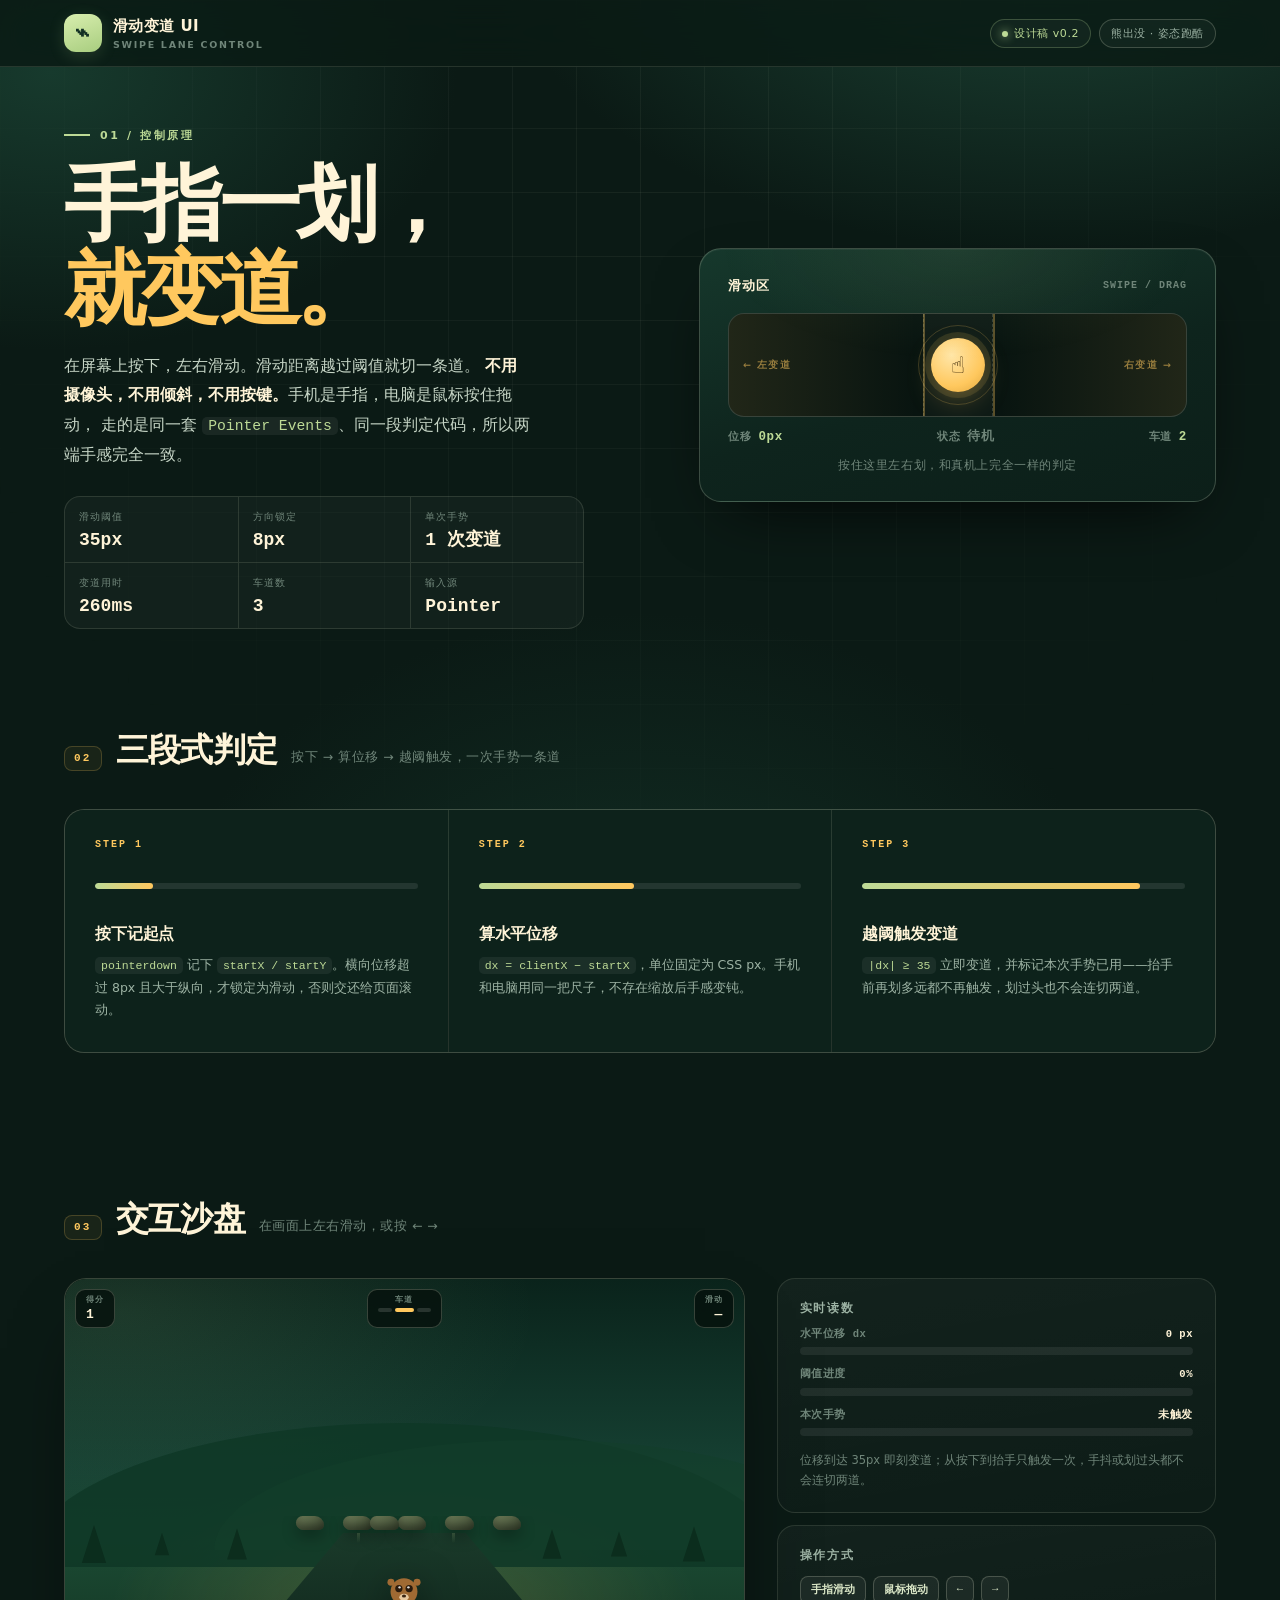
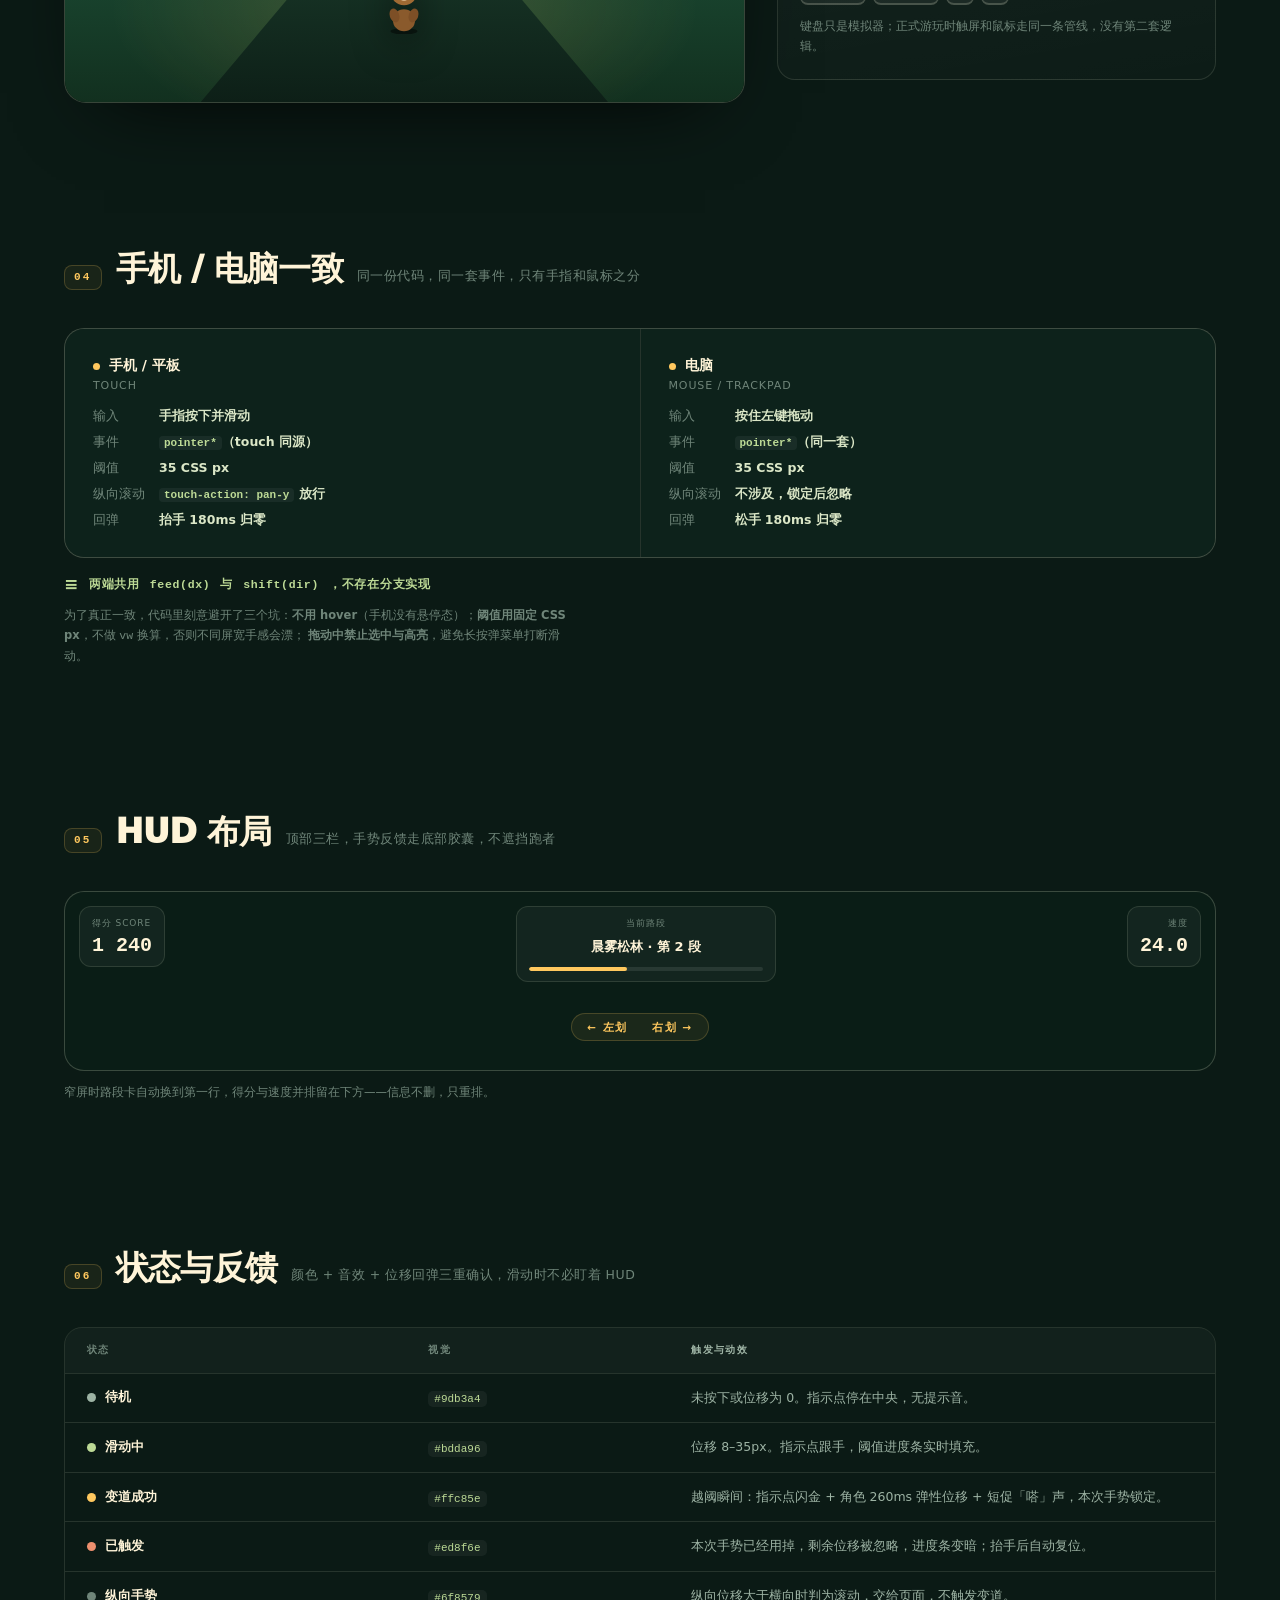
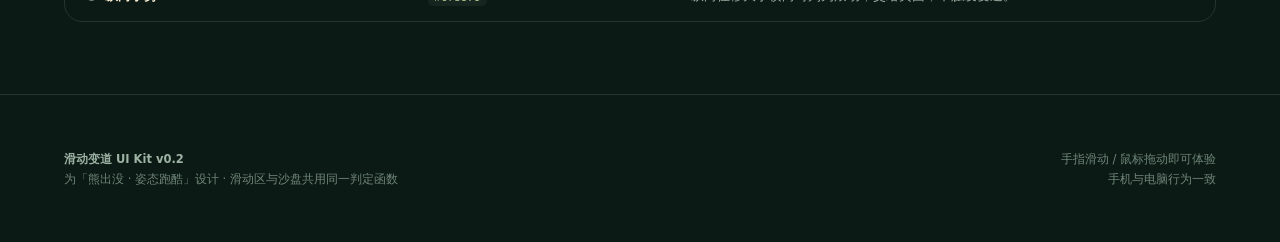
<file: hand-control.html>
<!doctype html>
<html lang="zh-CN">
<head>
<meta charset="utf-8">
<meta name="viewport" content="width=device-width,initial-scale=1">
<title>已迁至「滑动变道」</title>
<link rel="canonical" href="swipe-control.html">
<meta http-equiv="refresh" content="0;url=swipe-control.html">
<style>
  html,body{margin:0;height:100%;background:#0b1a15;color:#fff4d8;
    font-family:"Microsoft YaHei","PingFang SC",system-ui,sans-serif;
    display:grid;place-items:center;text-align:center;line-height:1.8}
  a{color:#ffc85e}
</style>
</head>
<body>
  <div>
    <p>这页已改名为「滑动变道」</p>
    <p><a href="swipe-control.html">前往 swipe-control.html</a></p>
  </div>
  <script>location.replace("swipe-control.html" + location.search + location.hash);</script>
</body>
</html>
</file>
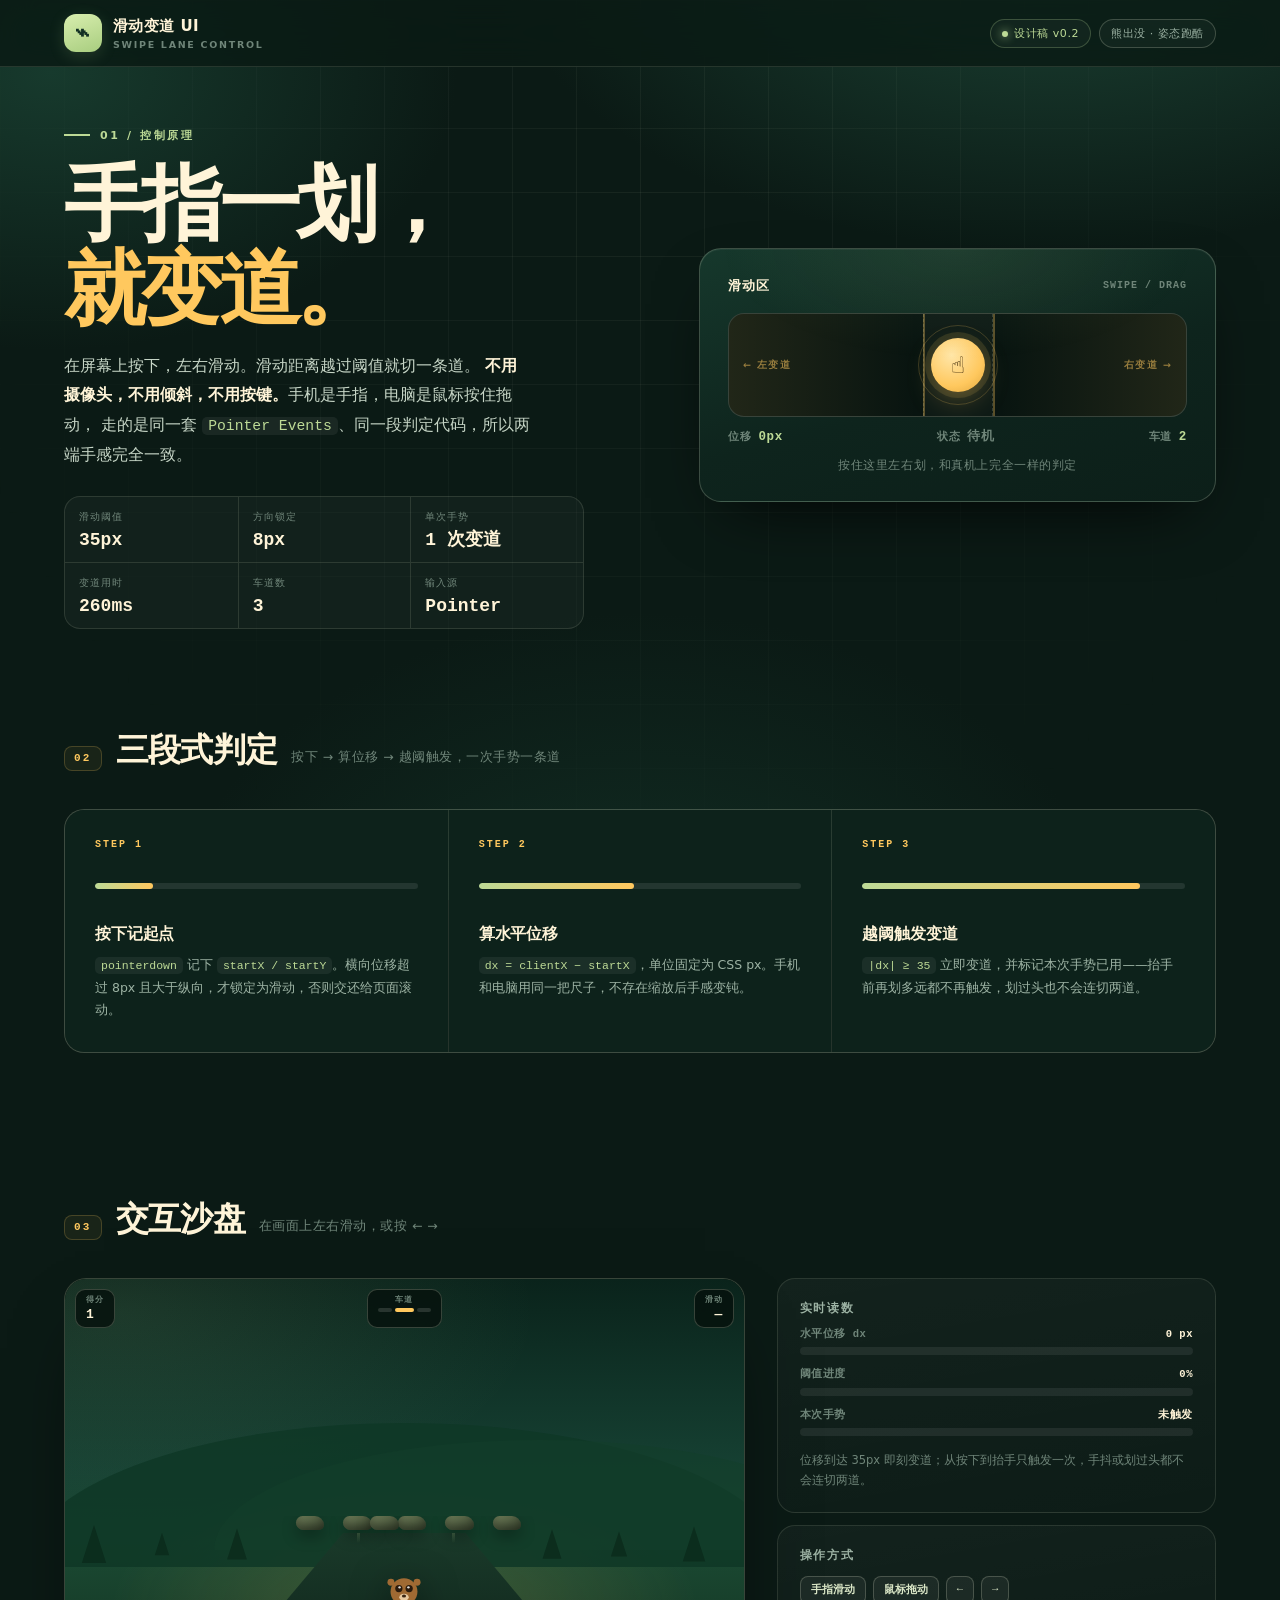
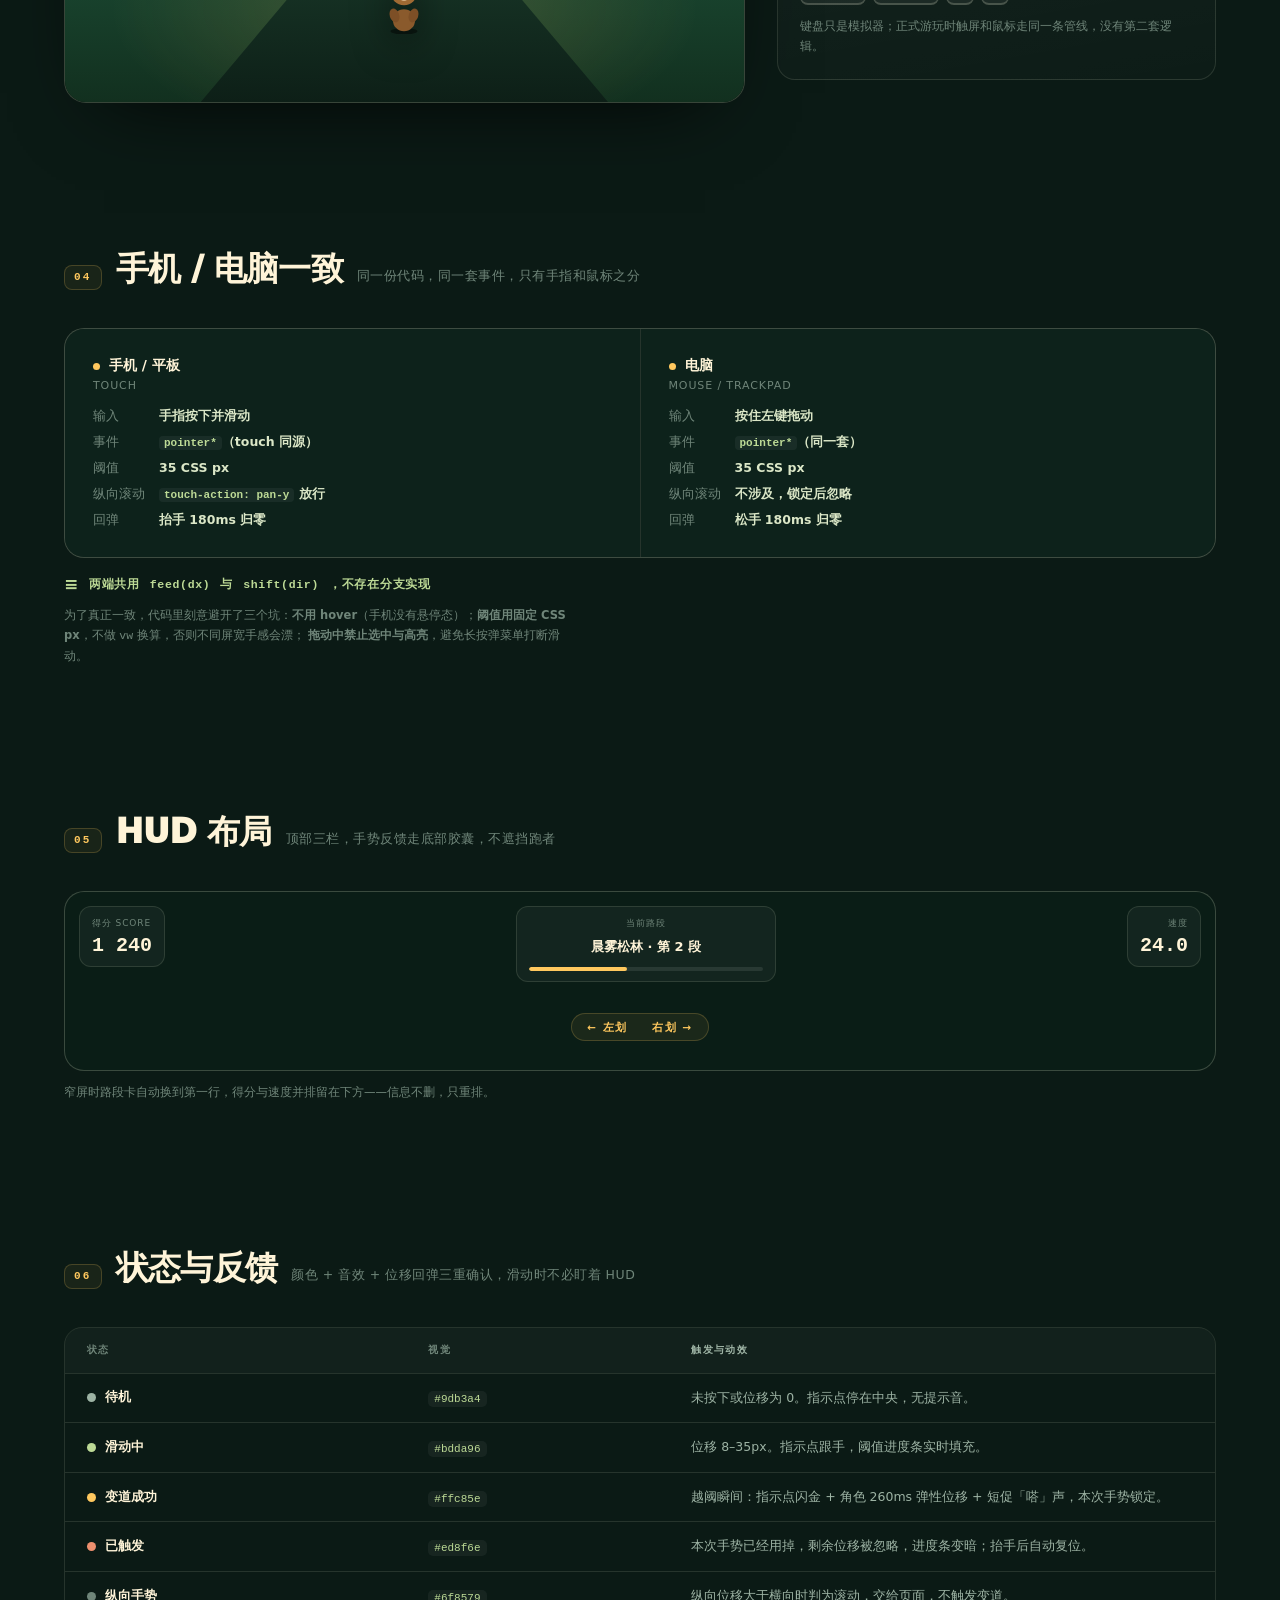
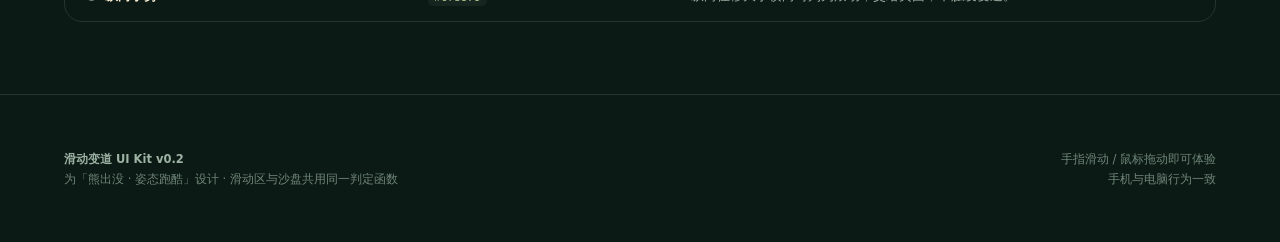
<file: swipe-control.html>
<!doctype html>
<html lang="zh-CN">
<head>
<meta charset="utf-8">
<meta name="viewport" content="width=device-width,initial-scale=1,viewport-fit=cover">
<meta name="theme-color" content="#0b1a15">
<title>滑动变道 · UI 设计稿 | 熊出没 · 姿态跑酷</title>
<style>
:root{
  color-scheme: dark;
  --ink:#0b1a15;
  --ink-2:#102a22;
  --cream:#fff4d8;
  --muted:#9db3a4;
  --dim:#6f8579;
  --gold:#ffc85e;
  --lime:#bdda96;
  --line:#eaf1d51f;
  --line-2:#eaf1d536;
  --surface:#ffffff08;
  --edge:clamp(18px,5vw,84px);
  --font:"Microsoft YaHei","PingFang SC","Heiti SC","Hiragino Sans GB",system-ui,sans-serif;
  --mono:"Trebuchet MS","SF Mono",Consolas,monospace;
}
*,*::before,*::after{box-sizing:border-box}
html{scroll-behavior:smooth;-webkit-text-size-adjust:100%}
body{
  margin:0;font-family:var(--font);color:var(--cream);background:var(--ink);
  -webkit-font-smoothing:antialiased;overflow-x:hidden;
  background-image:
    radial-gradient(900px 520px at 82% -8%,#1d4536 0%,transparent 62%),
    radial-gradient(700px 480px at 4% 8%,#173a2d 0%,transparent 58%),
    radial-gradient(800px 600px at 50% 108%,#122e24 0%,transparent 60%);
  background-attachment:fixed;
}
body::before{
  content:"";position:fixed;inset:0;pointer-events:none;z-index:0;opacity:.5;
  background-image:linear-gradient(var(--line) 1px,transparent 1px),linear-gradient(90deg,var(--line) 1px,transparent 1px);
  background-size:64px 64px;
  -webkit-mask-image:radial-gradient(circle at 50% 22%,#000 0%,transparent 78%);
  mask-image:radial-gradient(circle at 50% 22%,#000 0%,transparent 78%);
}
.wrap{position:relative;z-index:1}

/* ───────── 顶栏 ───────── */
.topbar{
  position:sticky;top:0;z-index:20;
  display:flex;align-items:center;justify-content:space-between;gap:12px;
  padding:14px var(--edge);
  background:#0b1a15d9;-webkit-backdrop-filter:blur(18px) saturate(140%);backdrop-filter:blur(18px) saturate(140%);
  border-bottom:1px solid var(--line);
}
.brand{display:flex;align-items:center;gap:11px;font-weight:900;letter-spacing:.03em;font-size:15px;min-width:0}
.brand-mark{
  display:grid;place-items:center;flex:none;width:38px;height:38px;border-radius:12px;
  background:linear-gradient(160deg,#d8eeae,#a8cd7f);color:#123024;
  font:900 27px/1 Georgia,serif;padding-bottom:4px;box-shadow:0 4px 16px #bdda9626;
}
.brand-txt{min-width:0}
.brand-txt small{display:block;color:var(--dim);font-size:9.5px;font-weight:800;letter-spacing:.18em;margin-top:3px;white-space:nowrap}
.topbar-meta{display:flex;align-items:center;gap:8px;font-size:11px;color:var(--muted);flex:none}
.tag{
  padding:6px 11px;border:1px solid var(--line-2);border-radius:100px;
  background:var(--surface);letter-spacing:.05em;white-space:nowrap;
}
.tag.live{color:var(--lime);border-color:#bdda9640}
.dot{display:inline-block;width:6px;height:6px;border-radius:50%;background:var(--lime);margin-right:6px;
  box-shadow:0 0 10px var(--lime);animation:pulse 2.4s ease-in-out infinite}
@keyframes pulse{0%,100%{opacity:1}50%{opacity:.35}}
@media(max-width:600px){
  .brand-txt small{display:none}
  .topbar-meta .tag:last-child{display:none}
}

/* ───────── 骨架 ───────── */
section{padding:clamp(44px,8vh,104px) var(--edge)}
.sec-head{display:flex;align-items:baseline;gap:14px;margin-bottom:clamp(20px,4vh,40px);flex-wrap:wrap}
.sec-num{
  font:800 11px/1 var(--mono);color:var(--gold);letter-spacing:.2em;
  padding:6px 9px;border:1px solid #ffc85e33;border-radius:8px;background:#ffc85e0f;flex:none;
}
.sec-head h2{margin:0;font-size:clamp(20px,2.6vw,34px);font-weight:950;letter-spacing:-.02em}
.sec-head p{margin:0;color:var(--dim);font-size:12.5px;letter-spacing:.04em}

/* ───────── Hero ───────── */
.hero{padding-top:clamp(32px,6vh,80px);padding-bottom:clamp(18px,3vh,34px);
  display:grid;grid-template-columns:1.05fr .95fr;gap:clamp(26px,5vw,64px);align-items:center}
@media(max-width:940px){.hero{grid-template-columns:1fr}}
.hero>div{min-width:0}
.eyebrow{
  display:inline-flex;align-items:center;gap:10px;color:var(--lime);
  font-size:11px;font-weight:900;letter-spacing:.24em;margin:0 0 18px;
}
.eyebrow::before{content:"";width:26px;height:2px;background:var(--lime);display:block}
h1{margin:0;font-size:clamp(38px,6.4vw,86px);font-weight:1000;line-height:1.04;letter-spacing:-.055em}
h1 em{font-style:normal;color:var(--gold)}
.hero-copy{margin:20px 0 0;color:#c6d5c6;font-size:clamp(13px,1.3vw,16px);line-height:1.85;max-width:46ch}
.hero-copy b{color:var(--cream);font-weight:800}
.hero-copy code{font-family:var(--mono);background:#ffffff10;padding:1px 6px;border-radius:5px;color:var(--lime);font-size:.92em}
.specs{display:grid;grid-template-columns:repeat(3,minmax(0,1fr));margin:26px 0 0;padding:0;list-style:none;
  border:1px solid var(--line);border-radius:16px;overflow:hidden;background:var(--surface);max-width:520px}
.specs li{padding:13px 14px;min-width:0}
.specs li + li{border-left:1px solid var(--line)}
.specs li:nth-child(4){border-left:0}
.specs li:nth-child(n+4){border-top:1px solid var(--line)}
.specs span{display:block;color:var(--dim);font-size:10px;letter-spacing:.1em;margin-bottom:6px;white-space:nowrap}
.specs strong{font:800 18px/1 var(--mono);color:var(--cream);font-variant-numeric:tabular-nums;white-space:nowrap}
@media(max-width:400px){.specs strong{font-size:16px}.specs li{padding:11px 11px}}

/* ───────── 滑动板 ───────── */
.pad-card{
  position:relative;padding:clamp(18px,3vw,28px);border-radius:22px;
  border:1px solid var(--line-2);
  background:linear-gradient(165deg,#16382c,#0e241d 55%,#0c1f19);
  box-shadow:0 26px 70px -30px #000,inset 0 1px 0 #ffffff0d;
  overflow:hidden;min-width:0;
}
.pad-card::after{content:"";position:absolute;inset:0;pointer-events:none;
  background:radial-gradient(340px 160px at 50% 0%,#bdda9614,transparent 70%)}
.pad-head{display:flex;justify-content:space-between;align-items:center;gap:10px;margin-bottom:18px;position:relative;z-index:1}
.pad-head strong{font-size:13px;letter-spacing:.08em}
.pad-head span{font:800 10px/1 var(--mono);color:var(--dim);letter-spacing:.1em;white-space:nowrap}
.pad{
  position:relative;height:clamp(78px,9vw,104px);border-radius:16px;border:1px solid var(--line-2);
  background:#081410;overflow:hidden;touch-action:none;cursor:grab;
}
.pad:active{cursor:grabbing}
.pad-zone{position:absolute;top:0;bottom:0;width:50%;display:flex;align-items:center;padding:0 14px}
.pad-zone.left{left:0;background:linear-gradient(90deg,#ffc85e1a,transparent 82%);justify-content:flex-start}
.pad-zone.right{right:0;background:linear-gradient(270deg,#ffc85e1a,transparent 82%);justify-content:flex-end}
.pad-zone i{font-style:normal;font-size:9.5px;letter-spacing:.14em;color:#ffc85e8c;font-weight:900;white-space:nowrap}
.pad-center{position:absolute;left:50%;top:0;bottom:0;width:22%;transform:translateX(-50%);
  border-left:1px dashed #eaf1d52e;border-right:1px dashed #eaf1d52e;background:#ffffff06}
.pad-th{position:absolute;top:0;bottom:0;width:2px;background:#ffc85e55}
.finger{
  position:absolute;top:50%;left:50%;width:54px;height:54px;margin:-27px 0 0 -27px;
  border-radius:50%;display:grid;place-items:center;font-size:23px;
  background:radial-gradient(circle at 38% 32%,#ffe6a8,#ffc85e 62%,#e0a53c);
  color:#4a3410;box-shadow:0 0 0 6px #ffc85e1f,0 10px 30px -6px #ffc85e66;
  transition:transform .06s linear;will-change:transform;
}
.finger::after{content:"";position:absolute;inset:-13px;border-radius:50%;border:1px solid #ffc85e33}
.pad-meta{display:flex;justify-content:space-between;align-items:center;gap:8px;margin-top:14px;
  font:800 10.5px/1 var(--mono);color:var(--dim);letter-spacing:.06em;position:relative;z-index:1}
.pad-meta b{color:var(--lime);font-size:12.5px}
.pad-hint{margin:14px 0 0;color:var(--dim);font-size:11.5px;letter-spacing:.05em;text-align:center;position:relative;z-index:1}

/* ───────── 三步 ───────── */
.steps{display:grid;grid-template-columns:repeat(3,1fr);gap:1px;background:var(--line);
  border:1px solid var(--line);border-radius:20px;overflow:hidden}
@media(max-width:820px){.steps{grid-template-columns:1fr}}
.step{background:#0d221b;padding:clamp(18px,2.6vw,30px)}
.step:hover{background:#112b21}
.step-n{font:800 10px/1 var(--mono);color:var(--gold);letter-spacing:.2em;margin-bottom:14px;display:block}
.step h3{margin:0 0 9px;font-size:15.5px;font-weight:900;letter-spacing:-.01em}
.step p{margin:0;color:var(--muted);font-size:12.5px;line-height:1.8}
.step code{font-family:var(--mono);background:#ffffff0f;padding:2px 6px;border-radius:5px;color:var(--lime);font-size:11.5px}
.step-fig{height:44px;margin-bottom:16px;display:flex;align-items:center}
.bar{height:6px;border-radius:3px;background:#ffffff17;flex:1;position:relative;overflow:hidden}
.bar i{position:absolute;inset:0;width:30%;background:linear-gradient(90deg,#bdda96,#ffc85e);border-radius:3px}

/* ───────── 沙盘 ───────── */
.lab-grid{display:grid;grid-template-columns:minmax(0,1.55fr) minmax(0,1fr);gap:clamp(18px,3vw,32px);align-items:start}
@media(max-width:980px){.lab-grid{grid-template-columns:minmax(0,1fr)}}
.stage{
  position:relative;aspect-ratio:16/10;border-radius:22px;overflow:hidden;
  border:1px solid var(--line-2);background:#08170f;
  touch-action:pan-y;cursor:grab;-webkit-user-select:none;user-select:none;-webkit-tap-highlight-color:transparent;
  box-shadow:0 30px 80px -40px #000,inset 0 0 90px #00000066;min-width:0;
}
@media(max-width:560px){.stage{aspect-ratio:4/3;border-radius:18px}}
.stage:active{cursor:grabbing}
.sky{position:absolute;inset:0;background:linear-gradient(180deg,#0a231b,#164133 46%,#1b4a33 62%,#12301f)}
.sky::before{content:"";position:absolute;inset:0;
  background:radial-gradient(420px 200px at 50% 78%,#ffc85e2e,transparent 70%),
             radial-gradient(600px 300px at 8% 8%,#bdda9618,transparent 70%)}
.hill{position:absolute;left:-6%;right:-6%;bottom:32%;height:34%;background:#0f3826;
  border-radius:50% 50% 0 0/100% 100% 0 0;opacity:.85}
.hill.b{bottom:36%;height:26%;background:#133f2a;opacity:.6;left:22%;right:-18%}
.road{position:absolute;left:0;right:0;bottom:0;height:40%;
  background:linear-gradient(180deg,#1a3a2a,#0d1f17);clip-path:polygon(41% 0,59% 0,80% 100%,20% 100%)}
.lane-lines{position:absolute;left:0;right:0;bottom:0;height:40%;overflow:hidden}
.lane-lines i{position:absolute;top:-20%;width:3px;height:26%;border-radius:2px;
  background:linear-gradient(180deg,transparent,#bdda9677,transparent);animation:dash 1.05s linear infinite}
.lane-lines i:nth-child(1){left:43%}
.lane-lines i:nth-child(2){left:57%}
.lane-lines i:nth-child(3){left:36%;animation-delay:.35s;height:16%;opacity:.55}
.lane-lines i:nth-child(4){left:64%;animation-delay:.35s;height:16%;opacity:.55}
@keyframes dash{from{transform:translateY(-40%)}to{transform:translateY(460%)}}
.rocks{position:absolute;left:0;right:0;bottom:0;height:44%;pointer-events:none;overflow:hidden}
.rock{
  position:absolute;top:0;width:clamp(16px,4.2%,30px);height:clamp(14px,3.6%,26px);
  border-radius:8px 11px 6px 9px;background:linear-gradient(150deg,#71805b,#39452f);
  box-shadow:inset 0 -5px 10px #00000055,0 6px 16px #00000055;
  animation:rush 2.1s linear infinite;
}
@keyframes rush{0%{top:-12%;transform:scale(.3);opacity:0}16%{opacity:.95}100%{top:70%;transform:scale(1.1);opacity:1}}
.trees{position:absolute;left:0;right:0;bottom:34%;height:24%;pointer-events:none}
.trees i{position:absolute;bottom:0;width:0;height:0;border-left:9px solid transparent;
  border-right:9px solid transparent;border-bottom:28px solid #0a2a1b;opacity:.8}
.runner{
  position:absolute;bottom:16%;left:50%;width:clamp(34px,7%,62px);transform:translateX(-50%);
  transition:transform .26s cubic-bezier(.3,1.5,.45,1);filter:drop-shadow(0 10px 18px #00000088);z-index:4;
}
.runner svg{display:block;width:100%;height:auto}
.runner.bump svg{animation:bump .32s cubic-bezier(.34,1.56,.64,1)}
@keyframes bump{50%{transform:translateY(-13px) scale(1.07)}}
.stage-hud{position:absolute;inset:10px 10px auto;display:flex;justify-content:space-between;gap:6px;
  z-index:6;pointer-events:none}
.hud-chip{padding:6px 10px;border-radius:10px;border:1px solid var(--line-2);
  background:#06120ed9;-webkit-backdrop-filter:blur(8px);backdrop-filter:blur(8px);
  font:800 10.5px/1 var(--mono);letter-spacing:.05em}
.hud-chip span{display:block;color:var(--dim);font-size:8px;letter-spacing:.12em;margin-bottom:4px}
.hud-chip b{font-size:13px;color:var(--cream)}
.lane-pill{display:flex;gap:3px;margin-top:3px;justify-content:center}
.lane-pill i{width:14px;height:4px;border-radius:2px;background:#ffffff22;transition:background .2s,width .2s}
.lane-pill i.on{background:var(--gold);width:19px}
.stage-msg{position:absolute;left:50%;bottom:22%;transform:translateX(-50%);z-index:5;
  font:900 11px/1 var(--font);letter-spacing:.2em;color:var(--gold);
  opacity:0;transition:opacity .18s,transform .18s;white-space:nowrap}
.stage-msg.show{opacity:1;transform:translateX(-50%) translateY(-8px)}
@media(max-width:430px){
  .hud-chip{padding:5px 8px;font-size:9.5px}
  .hud-chip b{font-size:12px}
  .hud-chip span{font-size:7px}
}

/* 面板 */
.panel{display:flex;flex-direction:column;gap:12px;min-width:0}
.card{border:1px solid var(--line);border-radius:18px;padding:clamp(15px,2.2vw,22px);
  background:linear-gradient(170deg,#ffffff09,#ffffff03)}
.card h4{margin:0 0 13px;font-size:11.5px;letter-spacing:.14em;color:var(--muted);font-weight:900}
.meter{margin-bottom:14px}
.meter:last-child{margin-bottom:0}
.meter-top{display:flex;justify-content:space-between;font:800 10.5px/1 var(--mono);color:var(--dim);
  margin-bottom:8px;letter-spacing:.05em;gap:8px}
.meter-top b{color:var(--cream);white-space:nowrap}
.meter-bar{height:8px;border-radius:5px;background:#ffffff12;position:relative;overflow:hidden}
.meter-bar i{position:absolute;inset:0;width:0%;border-radius:5px;background:linear-gradient(90deg,var(--lime),var(--gold));transition:width .1s linear}
.keys{display:flex;gap:7px;flex-wrap:wrap}
kbd{font-family:var(--mono);font-size:10.5px;font-weight:800;padding:6px 10px;border-radius:8px;
  background:#ffffff0d;border:1px solid var(--line-2);border-bottom-width:2px;color:#dbe7c7;white-space:nowrap}
.note{color:var(--dim);font-size:11.5px;line-height:1.75;margin:11px 0 0}

/* ───────── 一致性 ───────── */
.parity{display:grid;grid-template-columns:1fr 1fr;gap:1px;background:var(--line);
  border:1px solid var(--line);border-radius:20px;overflow:hidden}
@media(max-width:760px){.parity{grid-template-columns:1fr}}
.parity-col{background:#0d221b;padding:clamp(18px,2.4vw,28px)}
.parity-col h3{margin:0 0 4px;font-size:14px;font-weight:900;display:flex;align-items:center;gap:9px}
.parity-col h3 i{width:7px;height:7px;border-radius:50%;background:var(--gold);display:block;flex:none}
.parity-col p.sub{margin:0 0 16px;color:var(--dim);font-size:11px;letter-spacing:.08em}
.parity-col dl{margin:0;display:grid;grid-template-columns:auto 1fr;gap:9px 14px;font-size:12.5px;align-items:baseline}
.parity-col dt{color:var(--dim);white-space:nowrap}
.parity-col dd{margin:0;color:#dbe7c7;font-weight:700}
.parity-col dd code{font-family:var(--mono);font-size:11px;color:var(--lime);background:#ffffff0d;padding:1px 5px;border-radius:4px}
.parity-same{margin-top:18px;display:flex;align-items:center;gap:10px;color:var(--lime);
  font-size:11.5px;font-weight:800;letter-spacing:.06em}
.parity-same::before{content:"≡";font-size:17px;line-height:1}

/* ───────── HUD 稿 ───────── */
.hud-mock{position:relative;border:1px solid var(--line-2);border-radius:20px;overflow:hidden;
  background:#0a1d16;padding:14px;min-height:180px;
  display:grid;grid-template-columns:auto 1fr auto;align-items:start;gap:10px}
@media(max-width:600px){.hud-mock{grid-template-columns:1fr 1fr;gap:8px}.hud-mock .hm.center{grid-column:1/-1;order:-1;max-width:none}}
.hm{background:#ffffff0a;border:1px solid var(--line);border-radius:12px;padding:10px 12px;min-width:0}
.hm span{display:block;font-size:9px;letter-spacing:.1em;color:var(--dim);margin-bottom:6px}
.hm strong{font:800 20px/1 var(--mono);font-variant-numeric:tabular-nums}
.hm.center{justify-self:center;width:100%;max-width:260px;text-align:center}
.hm.center strong{font:900 13px/1.4 var(--font)}
.hm.center .track{height:4px;border-radius:2px;background:#ffffff17;margin-top:11px;overflow:hidden}
.hm.center .track i{display:block;height:100%;width:42%;background:var(--gold);border-radius:2px}
.hm.right{justify-self:end;text-align:right}
.gesture-float{grid-column:1/-1;justify-self:center;margin-top:6px;
  padding:8px 15px;border-radius:100px;border:1px solid #ffc85e33;background:#ffc85e12;
  color:var(--gold);font:800 10.5px/1 var(--font);letter-spacing:.14em;white-space:nowrap}

/* ───────── 状态表 ───────── */
.table{border:1px solid var(--line);border-radius:18px;overflow:hidden}
.tr{display:grid;grid-template-columns:1.05fr .8fr 1.6fr;gap:12px;padding:14px clamp(13px,2vw,22px);
  align-items:center;font-size:12.5px}
.tr.head{background:#ffffff08;color:var(--dim);font-size:10px;letter-spacing:.14em;font-weight:900}
.tr+.tr{border-top:1px solid var(--line)}
@media(max-width:720px){
  .tr{grid-template-columns:1fr;gap:5px;padding:13px 15px}
  .tr.head{display:none}
  .tr>span:nth-child(2){display:none}
}
.swatch{display:inline-flex;align-items:center;gap:9px;font-weight:800}
.swatch i{width:9px;height:9px;border-radius:50%;display:block;flex:none}
.tr span:last-child{color:var(--muted);line-height:1.65}
.tr code{font-family:var(--mono);font-size:11px;color:var(--lime);background:#ffffff0d;padding:2px 6px;border-radius:5px}

footer{padding:clamp(28px,6vh,60px) var(--edge);border-top:1px solid var(--line);
  display:flex;justify-content:space-between;gap:16px;flex-wrap:wrap;color:var(--dim);font-size:11.5px;line-height:1.8}
footer b{color:var(--muted)}
@media(prefers-reduced-motion:reduce){*{animation:none!important;transition:none!important}}
</style>
</head>
<body>
<div class="wrap">

  <header class="topbar">
    <div class="brand">
      <span class="brand-mark" aria-hidden="true">⌁</span>
      <div class="brand-txt">滑动变道 UI<small>SWIPE LANE CONTROL</small></div>
    </div>
    <div class="topbar-meta">
      <span class="tag live"><span class="dot"></span>设计稿 v0.2</span>
      <span class="tag">熊出没 · 姿态跑酷</span>
    </div>
  </header>

  <!-- 01 -->
  <section class="hero" id="top">
    <div>
      <p class="eyebrow">01 / 控制原理</p>
      <h1>手指一划，<br><em>就变道。</em></h1>
      <p class="hero-copy">
        在屏幕上按下，左右滑动。滑动距离越过阈值就切一条道。
        <b>不用摄像头，不用倾斜，不用按键。</b>手机是手指，电脑是鼠标按住拖动，
        走的是同一套 <code>Pointer Events</code>、同一段判定代码，所以两端手感完全一致。
      </p>
      <ul class="specs">
        <li><span>滑动阈值</span><strong>35px</strong></li>
        <li><span>方向锁定</span><strong>8px</strong></li>
        <li><span>单次手势</span><strong>1 次变道</strong></li>
        <li><span>变道用时</span><strong>260ms</strong></li>
        <li><span>车道数</span><strong>3</strong></li>
        <li><span>输入源</span><strong>Pointer</strong></li>
      </ul>
    </div>

    <div class="pad-card">
      <div class="pad-head">
        <strong>滑动区</strong>
        <span>SWIPE / DRAG</span>
      </div>
      <div class="pad" id="pad" role="slider" aria-label="滑动位移" aria-valuemin="-1" aria-valuemax="1" aria-valuenow="0" tabindex="0">
        <div class="pad-zone left"><i>← 左变道</i></div>
        <div class="pad-zone right"><i>右变道 →</i></div>
        <div class="pad-center" id="dead"></div>
        <div class="pad-th" id="th-l"></div>
        <div class="pad-th" id="th-r"></div>
        <div class="finger" id="finger" aria-hidden="true">☝</div>
      </div>
      <div class="pad-meta">
        <span>位移 <b id="dx-read">0px</b></span>
        <span>状态 <b id="pad-state">待机</b></span>
        <span>车道 <b id="pad-lane">2</b></span>
      </div>
      <p class="pad-hint">按住这里左右划，和真机上完全一样的判定</p>
    </div>
  </section>

  <!-- 02 -->
  <section id="principle">
    <div class="sec-head">
      <span class="sec-num">02</span>
      <h2>三段式判定</h2>
      <p>按下 → 算位移 → 越阈触发，一次手势一条道</p>
    </div>
    <div class="steps">
      <article class="step">
        <span class="step-n">STEP 1</span>
        <div class="step-fig"><div class="bar"><i style="width:18%"></i></div></div>
        <h3>按下记起点</h3>
        <p><code>pointerdown</code> 记下 <code>startX / startY</code>。横向位移超过 8px 且大于纵向，才锁定为滑动，否则交还给页面滚动。</p>
      </article>
      <article class="step">
        <span class="step-n">STEP 2</span>
        <div class="step-fig"><div class="bar"><i style="width:48%"></i></div></div>
        <h3>算水平位移</h3>
        <p><code>dx = clientX − startX</code>，单位固定为 CSS px。手机和电脑用同一把尺子，不存在缩放后手感变钝。</p>
      </article>
      <article class="step">
        <span class="step-n">STEP 3</span>
        <div class="step-fig"><div class="bar"><i style="width:86%"></i></div></div>
        <h3>越阈触发变道</h3>
        <p><code>|dx| ≥ 35</code> 立即变道，并标记本次手势已用——抬手前再划多远都不再触发，划过头也不会连切两道。</p>
      </article>
    </div>
  </section>

  <!-- 03 -->
  <section id="lab">
    <div class="sec-head">
      <span class="sec-num">03</span>
      <h2>交互沙盘</h2>
      <p>在画面上左右滑动，或按 ← →</p>
    </div>

    <div class="lab-grid">
      <div class="stage" id="stage" aria-label="跑酷沙盘，左右滑动切换车道">
        <div class="sky"></div>
        <div class="hill"></div>
        <div class="hill b"></div>
        <div class="road"></div>
        <div class="lane-lines"><i></i><i></i><i></i><i></i></div>
        <div class="trees" aria-hidden="true">
          <i style="left:3%;transform:scale(1.35)"></i>
          <i style="left:13%;transform:scale(.8)"></i>
          <i style="left:24%;transform:scale(1.1)"></i>
          <i style="right:6%;transform:scale(1.25)"></i>
          <i style="right:17%;transform:scale(.9)"></i>
          <i style="right:27%;transform:scale(1.05)"></i>
        </div>
        <div class="rocks" aria-hidden="true">
          <span class="rock" style="left:34%;animation-delay:0s"></span>
          <span class="rock" style="left:41%;animation-delay:.7s"></span>
          <span class="rock" style="left:49%;animation-delay:1.45s"></span>
          <span class="rock" style="left:56%;animation-delay:.35s"></span>
          <span class="rock" style="left:63%;animation-delay:1.1s"></span>
          <span class="rock" style="left:45%;animation-delay:1.8s"></span>
        </div>

        <div class="stage-hud">
          <div class="hud-chip"><span>得分</span><b id="h-score">0</b></div>
          <div class="hud-chip" style="text-align:center"><span>车道</span><div class="lane-pill" id="pill"><i></i><i></i><i></i></div></div>
          <div class="hud-chip" style="text-align:right"><span>滑动</span><b id="h-swipe">—</b></div>
        </div>

        <div class="runner" id="runner">
          <svg viewBox="0 0 60 84" aria-hidden="true">
            <ellipse cx="30" cy="80" rx="17" ry="4" fill="#000" opacity=".45"/>
            <ellipse cx="30" cy="66" rx="14" ry="14" fill="#8a5a2c"/>
            <circle cx="30" cy="30" r="17" fill="#a06a33"/>
            <circle cx="23.5" cy="26" r="4.6" fill="#2a1a0c"/>
            <circle cx="36.5" cy="26" r="4.6" fill="#2a1a0c"/>
            <circle cx="24.4" cy="24.4" r="1.5" fill="#fff" opacity=".85"/>
            <circle cx="35.6" cy="24.4" r="1.5" fill="#fff" opacity=".85"/>
            <ellipse cx="30" cy="37" rx="6" ry="4.4" fill="#e8c9a0"/>
            <ellipse cx="30" cy="35.4" rx="2.6" ry="1.9" fill="#3a2513"/>
            <circle cx="13.5" cy="18" r="4.4" fill="#a06a33"/>
            <circle cx="46.5" cy="18" r="4.4" fill="#a06a33"/>
            <ellipse cx="18" cy="60" rx="6" ry="9" fill="#7d4f26" transform="rotate(-18 18 60)"/>
            <ellipse cx="42" cy="60" rx="6" ry="9" fill="#7d4f26" transform="rotate(18 42 60)"/>
          </svg>
        </div>
        <div class="stage-msg" id="stage-msg"></div>
      </div>

      <div class="panel">
        <div class="card">
          <h4>实时读数</h4>
          <div class="meter">
            <div class="meter-top"><span>水平位移 dx</span><b id="p-dx">0 px</b></div>
            <div class="meter-bar"><i id="p-dx-bar"></i></div>
          </div>
          <div class="meter">
            <div class="meter-top"><span>阈值进度</span><b id="p-th">0%</b></div>
            <div class="meter-bar"><i id="p-th-bar"></i></div>
          </div>
          <div class="meter">
            <div class="meter-top"><span>本次手势</span><b id="p-cool">未触发</b></div>
            <div class="meter-bar"><i id="p-cool-bar" style="width:0%"></i></div>
          </div>
          <p class="note">位移到达 35px 即刻变道；从按下到抬手只触发一次，手抖或划过头都不会连切两道。</p>
        </div>

        <div class="card">
          <h4>操作方式</h4>
          <div class="keys">
            <kbd>手指滑动</kbd><kbd>鼠标拖动</kbd><kbd>←</kbd><kbd>→</kbd>
          </div>
          <p class="note">键盘只是模拟器；正式游玩时触屏和鼠标走同一条管线，没有第二套逻辑。</p>
        </div>
      </div>
    </div>
  </section>

  <!-- 04 一致性 -->
  <section id="parity">
    <div class="sec-head">
      <span class="sec-num">04</span>
      <h2>手机 / 电脑一致</h2>
      <p>同一份代码，同一套事件，只有手指和鼠标之分</p>
    </div>
    <div class="parity">
      <div class="parity-col">
        <h3><i aria-hidden="true"></i>手机 / 平板</h3>
        <p class="sub">TOUCH</p>
        <dl>
          <dt>输入</dt><dd>手指按下并滑动</dd>
          <dt>事件</dt><dd><code>pointer*</code>（touch 同源）</dd>
          <dt>阈值</dt><dd>35 CSS px</dd>
          <dt>纵向滚动</dt><dd><code>touch-action: pan-y</code> 放行</dd>
          <dt>回弹</dt><dd>抬手 180ms 归零</dd>
        </dl>
      </div>
      <div class="parity-col">
        <h3><i aria-hidden="true"></i>电脑</h3>
        <p class="sub">MOUSE / TRACKPAD</p>
        <dl>
          <dt>输入</dt><dd>按住左键拖动</dd>
          <dt>事件</dt><dd><code>pointer*</code>（同一套）</dd>
          <dt>阈值</dt><dd>35 CSS px</dd>
          <dt>纵向滚动</dt><dd>不涉及，锁定后忽略</dd>
          <dt>回弹</dt><dd>松手 180ms 归零</dd>
        </dl>
      </div>
    </div>
    <p class="parity-same">两端共用 <code>feed(dx)</code> 与 <code>shift(dir)</code>，不存在分支实现</p>
    <p class="note" style="max-width:70ch">
      为了真正一致，代码里刻意避开了三个坑：<b>不用 hover</b>（手机没有悬停态）；<b>阈值用固定 CSS px</b>，不做 <code>vw</code> 换算，否则不同屏宽手感会漂；
      <b>拖动中禁止选中与高亮</b>，避免长按弹菜单打断滑动。
    </p>
  </section>

  <!-- 05 HUD -->
  <section id="hud-spec">
    <div class="sec-head">
      <span class="sec-num">05</span>
      <h2>HUD 布局</h2>
      <p>顶部三栏，手势反馈走底部胶囊，不遮挡跑者</p>
    </div>
    <div class="hud-mock">
      <div class="hm"><span>得分 SCORE</span><strong>1 240</strong></div>
      <div class="hm center">
        <span>当前路段</span>
        <strong>晨雾松林 · 第 2 段</strong>
        <div class="track"><i></i></div>
      </div>
      <div class="hm right"><span>速度</span><strong>24.0</strong></div>
      <div class="gesture-float">← 左划　　右划 →</div>
    </div>
    <p class="note">窄屏时路段卡自动换到第一行，得分与速度并排留在下方——信息不删，只重排。</p>
  </section>

  <!-- 06 状态 -->
  <section id="states">
    <div class="sec-head">
      <span class="sec-num">06</span>
      <h2>状态与反馈</h2>
      <p>颜色 + 音效 + 位移回弹三重确认，滑动时不必盯着 HUD</p>
    </div>
    <div class="table">
      <div class="tr head"><span>状态</span><span>视觉</span><span>触发与动效</span></div>
      <div class="tr">
        <span class="swatch"><i style="background:#9db3a4"></i>待机</span>
        <span><code>#9db3a4</code></span>
        <span>未按下或位移为 0。指示点停在中央，无提示音。</span>
      </div>
      <div class="tr">
        <span class="swatch"><i style="background:#bdda96"></i>滑动中</span>
        <span><code>#bdda96</code></span>
        <span>位移 8–35px。指示点跟手，阈值进度条实时填充。</span>
      </div>
      <div class="tr">
        <span class="swatch"><i style="background:#ffc85e"></i>变道成功</span>
        <span><code>#ffc85e</code></span>
        <span>越阈瞬间：指示点闪金 + 角色 260ms 弹性位移 + 短促「嗒」声，本次手势锁定。</span>
      </div>
      <div class="tr">
        <span class="swatch"><i style="background:#ed8f6e"></i>已触发</span>
        <span><code>#ed8f6e</code></span>
        <span>本次手势已经用掉，剩余位移被忽略，进度条变暗；抬手后自动复位。</span>
      </div>
      <div class="tr">
        <span class="swatch"><i style="background:#6f8579"></i>纵向手势</span>
        <span><code>#6f8579</code></span>
        <span>纵向位移大于横向时判为滚动，交给页面，不触发变道。</span>
      </div>
    </div>
  </section>

  <footer>
    <div>
      <b>滑动变道 UI Kit v0.2</b><br>
      为「熊出没 · 姿态跑酷」设计 · 滑动区与沙盘共用同一判定函数
    </div>
    <div style="text-align:right">
      手指滑动 / 鼠标拖动即可体验<br>
      手机与电脑行为一致
    </div>
  </footer>
</div>

<script>
(function(){
  "use strict";
  var TH = 35;            // 触发阈值，CSS px，与 runner.js 一致
  var LOCK = 8;           // 方向锁定
  var COOL = 220;         // 两次手势之间的最小间隔
  var lane = 1, dx = 0, lastFire = 0, gestureFired = false;

  var $ = function(id){ return document.getElementById(id); };
  var pad = $("pad"), finger = $("finger");
  var dxRead = $("dx-read"), padState = $("pad-state"), padLane = $("pad-lane");
  var stage = $("stage"), runner = $("runner"), msg = $("stage-msg");
  var pill = $("pill").children;
  var hScore = $("h-score"), hSwipe = $("h-swipe");
  var pDx = $("p-dx"), pDxBar = $("p-dx-bar");
  var pTh = $("p-th"), pThBar = $("p-th-bar");
  var pCool = $("p-cool"), pCoolBar = $("p-cool-bar");
  var score = 0;

  function clamp(v,a,b){ return v<a?a:v>b?b:v; }

  function render(){
    dxRead.textContent = Math.round(dx) + "px";
    pDx.textContent = Math.round(dx) + " px";
    pDxBar.style.width = Math.min(100, Math.abs(dx) / (TH * 2) * 100) + "%";
    var pct = Math.min(100, Math.abs(dx) / TH * 100);
    pTh.textContent = Math.round(pct) + "%";
    pThBar.style.width = pct + "%";

    var since = performance.now() - lastFire;
    if (gestureFired){
      pCool.textContent = "已触发";
      pCoolBar.style.width = "100%";
      pCoolBar.style.background = "#ffc85e";
    } else if (since < COOL && lastFire){
      pCool.textContent = "等待";
      pCoolBar.style.width = "40%";
      pCoolBar.style.background = "#ed8f6e";
    } else {
      pCool.textContent = "未触发";
      pCoolBar.style.width = "0%";
      pCoolBar.style.background = "linear-gradient(90deg,#bdda96,#ffc85e)";
    }

    var st = "待机";
    if (Math.abs(dx) >= TH) st = dx > 0 ? "右变道" : "左变道";
    else if (Math.abs(dx) > LOCK) st = "滑动中";
    padState.textContent = st;
    padState.style.color = Math.abs(dx) >= TH ? "#ffc85e" : (Math.abs(dx) > LOCK ? "#bdda96" : "#6f8579");
    pad.setAttribute("aria-valuenow", Math.round(dx));
    hSwipe.textContent = Math.abs(dx) < 1 ? "—" : Math.round(dx) + "px";
    padLane.textContent = lane + 1;
    for (var i=0;i<3;i++) pill[i].classList.toggle("on", i === lane);

    // 两侧阈值刻度位置：按板宽与 35px 阈值换算
    var w = pad.clientWidth || 300;
    var p = Math.min(48, TH / w * 100);
    $("th-l").style.left = (50 - p) + "%";
    $("th-r").style.left = (50 + p) + "%";
    $("dead").style.width = (2 * p) + "%";
    // 指示点：以 35px 阈值对应的可视宽度为满量程
    finger.style.transform = "translateX(" + (clamp(dx / TH, -1.6, 1.6) * (w * p / 100)) + "px)";

    var off = (lane - 1) * (stage.clientWidth || 640) * 0.145;
    runner.style.transform = "translateX(-50%) translateX(" + off + "px)";
  }

  function showMsg(t){
    msg.textContent = t;
    msg.classList.add("show");
    clearTimeout(showMsg._t);
    showMsg._t = setTimeout(function(){ msg.classList.remove("show"); }, 700);
  }

  function shift(dir){
    var next = clamp(lane + dir, 0, 2);
    if (next === lane) return false;
    lane = next;
    score += 10;
    hScore.textContent = score;
    runner.classList.remove("bump");
    void runner.offsetWidth;
    runner.classList.add("bump");
    showMsg(dir > 0 ? "右变道 →" : "← 左变道");
    render();
    return true;
  }

  /* 唯一的判定入口：手机与电脑都走这里，只负责位移与渲染 */
  function feed(v){
    dx = v;
    render();
  }

  /* ── 通用滑动绑定（Pointer Events：触摸 / 鼠标 / 触控笔同源） ── */
  function bindSwipe(el){
    var startX = 0, startY = 0, active = false, axis = 0;

    el.addEventListener("pointerdown", function(e){
      if (e.button && e.button !== 0) return;
      active = true; axis = 0; gestureFired = false;
      startX = e.clientX; startY = e.clientY;
      try { el.setPointerCapture(e.pointerId); } catch(_) {}
    });

    el.addEventListener("pointermove", function(e){
      if (!active || gestureFired) return;
      var mx = e.clientX - startX;
      var my = e.clientY - startY;
      if (!axis){
        if (Math.abs(mx) < LOCK && Math.abs(my) < LOCK) return;
        axis = Math.abs(mx) >= Math.abs(my) ? 1 : 2;
        if (axis === 2){ active = false; feed(0); return; }  // 纵向：交还页面滚动
      }
      // 一次手势只触发一次；抬手后才重新计数
      var now = performance.now();
      var v = mx;
      if (Math.abs(v) >= TH && now - lastFire > COOL){
        if (shift(v > 0 ? 1 : -1)){
          lastFire = now;
          gestureFired = true;
          v = (v > 0 ? 1 : -1) * TH;
        }
      }
      feed(v);
    });

    function end(){
      if (!active) return;
      active = false;
      gestureFired = false;
      // 回弹到 0
      var from = dx, t0 = performance.now();
      (function back(){
        var k = Math.min(1, (performance.now() - t0) / 180);
        feed(from * (1 - k));
        if (k < 1) requestAnimationFrame(back);
      })();
    }
    el.addEventListener("pointerup", end);
    el.addEventListener("pointercancel", end);
    el.addEventListener("lostpointercapture", end);
  }

  bindSwipe(pad);
  bindSwipe(stage);

  /* ── 键盘（仅桌面模拟） ── */
  document.addEventListener("keydown", function(e){
    if (e.key === "ArrowLeft" || e.key === "a" || e.key === "A"){
      e.preventDefault();
      if (performance.now() - lastFire > COOL && shift(-1)){ lastFire = performance.now(); }
      pulse(-1);
    }
    if (e.key === "ArrowRight" || e.key === "d" || e.key === "D"){
      e.preventDefault();
      if (performance.now() - lastFire > COOL && shift(1)){ lastFire = performance.now(); }
      pulse(1);
    }
  });

  function pulse(dir){
    var to = dir * TH * 1.1, from = dx, t0 = performance.now();
    (function anim(){
      var k = Math.min(1, (performance.now() - t0) / 260);
      var e = 1 - Math.pow(1 - k, 3);
      feed(from + (to - from) * e);
      if (k < 1) requestAnimationFrame(anim);
      else {
        var s = performance.now();
        (function back(){
          var kk = Math.min(1, (performance.now() - s) / 220);
          feed(to * (1 - kk));
          if (kk < 1) requestAnimationFrame(back);
        })();
      }
    })();
  }

  setInterval(function(){
    score += 1;
    hScore.textContent = score;
  }, 1600);

  window.addEventListener("resize", render);
  render();
})();
</script>
</body>
</html>
</file>
